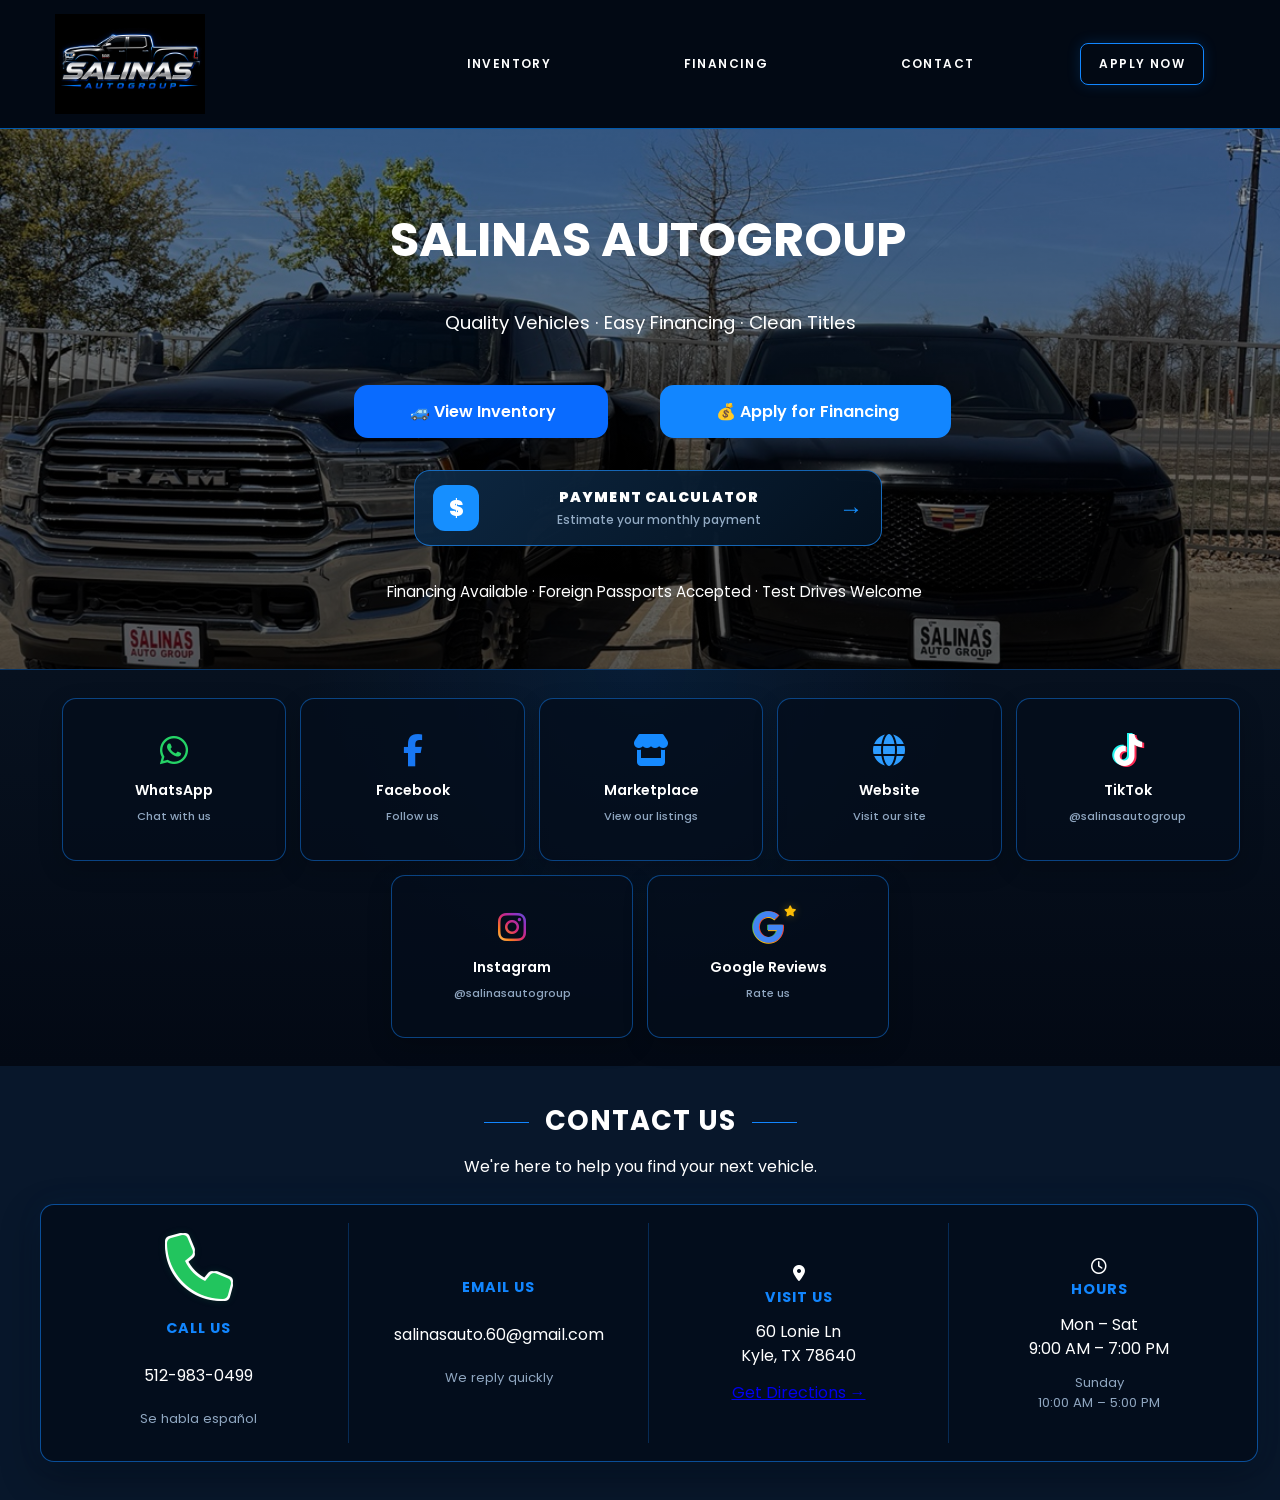
<file: index.html>
<!DOCTYPE html>
<html lang="en"><head>
<meta charset="UTF-8"><meta name="viewport" content="width=device-width,initial-scale=1">
<title>Salinas AutoGroup</title>
<link rel="stylesheet" href="style.css">
<link rel="preconnect" href="https://fonts.googleapis.com">
<link href="https://fonts.googleapis.com/css2?family=Poppins:wght@300;500;700&display=swap" rel="stylesheet">
<link href="https://fonts.googleapis.com/css2?family=Poppins:wght@300;500;700&display=swap" rel="stylesheet">

<link rel="stylesheet" href="https://cdnjs.cloudflare.com/ajax/libs/font-awesome/6.7.2/css/all.min.css">

</head>  
</head>
<body>
  <nav class="navbar">

  <div class="nav-brand">
    <img src="assets/salinas-logo 2.jpg" alt="Salinas AutoGroup" class="nav-brand-logo">
</div>
  <div class="nav-links">

    <a href="https://salinasautotx.mycarsonline.com/inventory/">
      INVENTORY
    </a>

    <a href="https://salinasautotx.mycarsonline.com/apply-online/">
      FINANCING
    </a>

    <a href="#contact">
      CONTACT
    </a>

    <a class="nav-apply"
   href="https://salinasautotx.mycarsonline.com/apply-online/"
   target="_blank"
   rel="noopener noreferrer"
   onclick="window.open('https://salinasautotx.mycarsonline.com/apply-online/','_blank'); return false;">
  APPLY NOW
</a>
  </div>

</nav>
<header class="hero">
  <div class="overlay"></div>

  <div class="hero-content">
    <h1>SALINAS AUTOGROUP</h1>

    <p class="hero-subtitle">
      Quality Vehicles · Easy Financing · Clean Titles
    </p>

    <div class="hero-buttons">
      <a class="btn" href="https://salinasautotx.mycarsonline.com/inventory/">
        🚙 View Inventory
      </a>

      <a class="btn btn-apply" href="https://salinasautotx.mycarsonline.com/apply-online/">
        💰 Apply for Financing
      </a>
    <div class="payment-calculator-cta">
  <a
    href="/calculator.html"
    class="payment-calculator-button"
    target="_blank"
    rel="noopener noreferrer"
  >
    <span class="payment-calculator-icon">$</span>

    <span class="payment-calculator-copy">
      <strong>PAYMENT CALCULATOR</strong>
      <small>Estimate your monthly payment</small>
    </span>

    <span class="payment-calculator-arrow">→</span>
  </a>
</div>
    <p class="hero-features">
      Financing Available · Foreign Passports Accepted · Test Drives Welcome
    </p>
  </div>
</header>
<main class="grid social-grid">

  <a class="card social-card"
   href="https://wa.me/message/QDEWCM2336SJL1"
   target="_blank" rel="noopener noreferrer">
  <i class="fa-brands fa-whatsapp brand-icon whatsapp-icon"></i>
  <strong>WhatsApp</strong>
  <span>Chat with us</span>
</a>

<a class="card social-card"
   href="https://www.facebook.com/share/1C6ceh8hkV/?mibextid=wwXIfr"
   target="_blank" rel="noopener noreferrer">
  <i class="fa-brands fa-facebook-f brand-icon facebook-icon"></i>
  <strong>Facebook</strong>
  <span>Follow us</span>
</a>

<a class="card social-card"
   href="https://www.facebook.com/marketplace/profile/61552966870118/?ref=permalink&mibextid=6ojiHh"
   target="_blank" rel="noopener noreferrer">
  <i class="fa-solid fa-store brand-icon marketplace-icon"></i>
  <strong>Marketplace</strong>
  <span>View our listings</span>
</a>

<a class="card social-card"
   href="https://salinasautotx.mycarsonline.com"
   target="_blank" rel="noopener noreferrer">
  <i class="fa-solid fa-globe brand-icon website-icon"></i>
  <strong>Website</strong>
  <span>Visit our site</span>
</a>

<a class="card social-card"
   href="https://www.tiktok.com/@salinasautogroup"
   target="_blank" rel="noopener noreferrer">
  <i class="fa-brands fa-tiktok brand-icon tiktok-icon"></i>
  <strong>TikTok</strong>
  <span>@salinasautogroup</span>
</a>

<a class="card social-card"
   href="https://www.instagram.com/salinasautogroup/"
   target="_blank" rel="noopener noreferrer">
  <i class="fa-brands fa-instagram brand-icon instagram-icon"></i>
  <strong>Instagram</strong>
  <span>@salinasautogroup</span>
</a>

<a class="card social-card"
   href="https://g.page/r/CbCZAKgINH7OEBM/review"
   target="_blank" rel="noopener noreferrer">
  <div class="google-icon-wrap">
    <i class="fa-brands fa-google brand-icon google-icon"></i>
    <i class="fa-solid fa-star review-star"></i>
  </div>
  <strong>Google Reviews</strong>
  <span>Rate us</span>
</a>

</main>
<section class="info premium-contact" id="contact">

  <h2 class="contact-title">CONTACT US</h2>

  <p class="contact-subtitle">
    We're here to help you find your next vehicle.
  </p>

  <div class="contact-grid">

    <!-- CALL US -->
    <div class="contact-item">

      <div class="contact-icon phone-icon">
        <i class="fa-solid fa-phone"></i>
      </div>

      <h3>CALL US</h3>

      <a class="contact-main contact-text-link"
         href="tel:+15129830499">
        512-983-0499
      </a>

      <span>Se habla español</span>

    </div>


    <!-- EMAIL US -->
    <div class="contact-item">

      <div class="gmail-logo" aria-hidden="true">
        <span class="gmail-left"></span>
        <span class="gmail-right"></span>
        <span class="gmail-middle"></span>
      </div>

      <h3>EMAIL US</h3>

      <a class="contact-main contact-text-link"
         href="mailto:salinasauto.60@gmail.com">
        salinasauto.60@gmail.com
      </a>

      <span>We reply quickly</span>

    </div>


    <!-- VISIT US -->
    <div class="contact-item">

      <div class="maps-logo">
        <i class="fa-solid fa-location-dot"></i>
      </div>

      <h3>VISIT US</h3>

      <p class="contact-main">
        60 Lonie Ln<br>
        Kyle, TX 78640
      </p>

      <a class="contact-action"
         href="https://www.google.com/maps/search/?api=1&query=60+Lonie+Ln+Kyle+TX+78640"
         target="_blank"
         rel="noopener">
        Get Directions →
      </a>

    </div>


    <!-- HOURS -->
    <div class="contact-item">

      <div class="hours-logo">
        <i class="fa-regular fa-clock"></i>
      </div>

      <h3>HOURS</h3>

      <p class="contact-main">
        Mon – Sat<br>
        9:00 AM – 7:00 PM
      </p>

      <span>
        Sunday<br>
        10:00 AM – 5:00 PM
      </span>

    </div>

  </div>

</section>
</file>
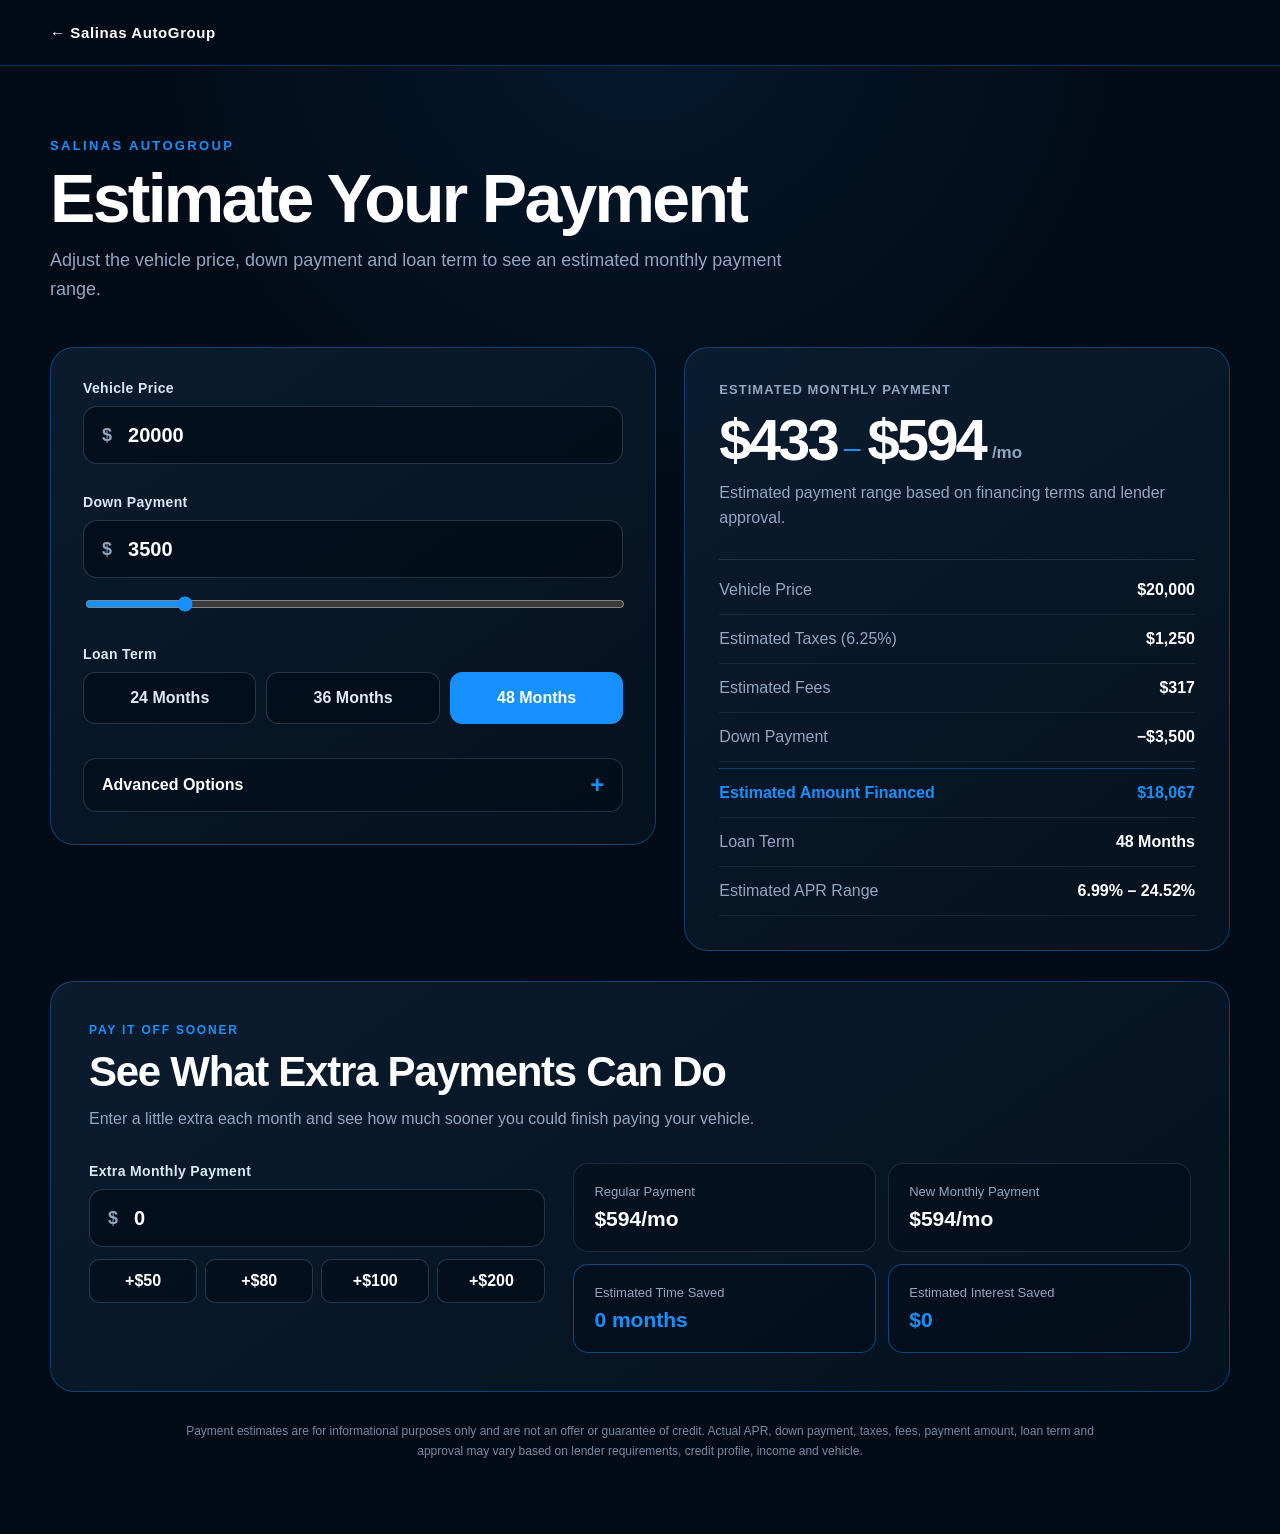
<file: calculator.html>
<!DOCTYPE html>
<html lang="en">
<head>
  <meta charset="UTF-8">
  <meta name="viewport" content="width=device-width, initial-scale=1.0">

  <title>Payment Calculator | Salinas AutoGroup</title>

  <link rel="stylesheet" href="assets/calculator.css">
</head>

<body>

  <header class="calculator-header">
    <a href="index.html" class="back-link">← Salinas AutoGroup</a>
  </header>

  <main class="calculator-page">

    <section class="calculator-intro">
      <span class="eyebrow">SALINAS AUTOGROUP</span>

      <h1>Estimate Your Payment</h1>

      <p>
        Adjust the vehicle price, down payment and loan term
        to see an estimated monthly payment range.
      </p>
    </section>


    <section class="calculator-layout">

      <div class="calculator-controls">

        <div class="field-group">
          <label for="vehiclePrice">Vehicle Price</label>

          <div class="money-input">
            <span>$</span>

            <input
              type="number"
              id="vehiclePrice"
              value="20000"
              min="0"
              step="100"
              inputmode="decimal"
            >
          </div>
        </div>


        <div class="field-group">
          <label for="downPayment">Down Payment</label>

          <div class="money-input">
            <span>$</span>

            <input
              type="number"
              id="downPayment"
              value="3500"
              min="0"
              step="100"
              inputmode="decimal"
            >
          </div>

          <input
            type="range"
            id="downPaymentSlider"
            min="0"
            max="15000"
            step="250"
            value="3500"
          >
        </div>


        <div class="field-group">
          <label>Loan Term</label>

          <div class="term-options">

            <button type="button" class="term-button" data-term="24">
              24 Months
            </button>

            <button type="button" class="term-button" data-term="36">
              36 Months
            </button>

            <button type="button" class="term-button active" data-term="48">
              48 Months
            </button>

          </div>
        </div>


        <div class="advanced-section">

          <button
            type="button"
            id="advancedToggle"
            class="advanced-toggle"
          >
            Advanced Options
            <span>+</span>
          </button>


          <div id="advancedOptions" class="advanced-options">

            <div class="field-group">
              <label for="customApr">
                Custom APR
              
              </label>

              <div class="percent-input">
                <input
                  type="number"
                  id="customApr"
                  value="12"
                  min="0"
                  max="40"
                  step="0.01"
                  inputmode="decimal"
                >

                <span>%</span>
              </div>

              <p class="field-note">
                Optional. Use a specific rate to calculate a single estimated payment.
              </p>
            </div>
<div class="field-group">
  <label for="customTerm">
    Custom Loan Term
  </label>

  <div class="term-input">
    <input
      type="number"
      id="customTerm"
      min="1"
      max="84"
      step="1"
      inputmode="numeric"
      placeholder="Example: 54"
    >

    <span>months</span>
  </div>

  <p class="field-note">
    Optional. Enter a custom loan term such as 30, 31, 42, 54 or 60 months.
  </p>
</div>
          </div>

        </div>

      </div>


      <div class="payment-result">

        <span class="result-label">
          Estimated Monthly Payment
        </span>

        <div class="payment-range">
          <span id="minimumPayment">$433</span>
          <span class="payment-dash">–</span>
          <span id="maximumPayment">$594</span>
          <small>/mo</small>
        </div>

        <p id="paymentDescription" class="payment-description">
          Based on estimated financing terms and lender approval.
        </p>


        <div class="finance-breakdown">

          <div class="breakdown-row">
            <span>Vehicle Price</span>
            <strong id="displayVehiclePrice">$20,000</strong>
          </div>

          <div class="breakdown-row">
            <span>Estimated Taxes (6.25%)</span>
            <strong id="displayTaxes">$1,250</strong>
          </div>

          <div class="breakdown-row">
            <span>Estimated Fees</span>
            <strong>$317</strong>
          </div>

          <div class="breakdown-row">
            <span>Down Payment</span>
            <strong id="displayDownPayment">−$3,500</strong>
          </div>

          <div class="breakdown-row total-row">
            <span>Estimated Amount Financed</span>
            <strong id="amountFinanced">$18,067</strong>
          </div>

          <div class="breakdown-row">
            <span>Loan Term</span>
            <strong id="displayTerm">48 Months</strong>
          </div>

          <div class="breakdown-row">
            <span>Estimated APR Range</span>
            <strong id="displayApr">6.99% – 24.52%</strong>
          </div>

        </div>

      </div>

    </section>


    <section class="payoff-section">

      <div class="section-heading">
        <span>PAY IT OFF SOONER</span>

        <h2>See What Extra Payments Can Do</h2>

        <p>
          Enter a little extra each month and see how much sooner
          you could finish paying your vehicle.
        </p>
      </div>


      <div class="payoff-grid">

        <div class="field-group">

          <label for="extraPayment">
            Extra Monthly Payment
          </label>

          <div class="money-input">
            <span>$</span>

            <input
              type="number"
              id="extraPayment"
              value="0"
              min="0"
              step="10"
              inputmode="decimal"
            >
          </div>

          <div class="extra-buttons">

            <button type="button" data-extra="50">
              +$50
            </button>

            <button type="button" data-extra="80">
              +$80
            </button>

            <button type="button" data-extra="100">
              +$100
            </button>

            <button type="button" data-extra="200">
              +$200
            </button>

          </div>

        </div>


        <div class="payoff-results">

          <div class="payoff-stat">
            <span>Regular Payment</span>
            <strong id="regularPayment">$0/mo</strong>
          </div>

          <div class="payoff-stat">
            <span>New Monthly Payment</span>
            <strong id="newPayment">$0/mo</strong>
          </div>

          <div class="payoff-stat highlight">
            <span>Estimated Time Saved</span>
            <strong id="monthsSaved">0 months</strong>
          </div>

          <div class="payoff-stat highlight">
            <span>Estimated Interest Saved</span>
            <strong id="interestSaved">$0</strong>
          </div>

        </div>

      </div>

    </section>


    <section class="calculator-disclaimer">

      <p>
        Payment estimates are for informational purposes only and are not
        an offer or guarantee of credit. Actual APR, down payment, taxes,
        fees, payment amount, loan term and approval may vary based on
        lender requirements, credit profile, income and vehicle.
      </p>

    </section>

  </main>


  <script src="assets/calculator.js"></script>

</body>
</html>
</file>
<file: style.css>
body {
  margin: 0;
  font-family: 'Poppins', sans-serif;
  background: #08172b;
  color: #fff;
}

.hero {
  min-height: 60vh;
  position: relative;
  background:
    linear-gradient(rgba(0,0,0,.35), rgba(0,0,0,.65)),
    url('assets/hero.jpg') center/cover no-repeat;
  display: flex;
  justify-content: center;
  align-items: center;
  text-align: center;
  padding: 40px 20px;
  box-sizing: border-box;
}

.overlay {
  position: absolute;
  inset: 0;
}

.hero-content {
  position: relative;
  z-index: 2;
  max-width: 900px;
  width: 100%;
}

.hero-content h1 {
  font-size: 3rem;
  margin: 0 0 8px;
  font-weight: 700;
}

.hero-subtitle {
  font-size: 1.15rem;
  margin: 0 0 24px;
}

.hero-buttons {
  display: flex;
  justify-content: center;
  gap: 14px;
  flex-wrap: wrap;
}

.btn {
  background: #096bff;
  color: #fff;
  text-decoration: none;
  border-radius: 14px;
  padding: 14px 24px;
  display: inline-block;
  font-weight: 600;
  transition: .2s;
}

.btn-apply {
  background: #1286ff;
}

.btn:hover,
.card:hover {
  transform: translateY(-3px);
}

.hero-features {
  margin-top: 20px;
  font-size: .95rem;
}

.grid {
  display: grid;
  grid-template-columns: repeat(auto-fit, minmax(180px, 1fr));
  gap: 16px;
  padding: 30px 40px;

  background:
    radial-gradient(circle at 50% 0%, rgba(18, 134, 255, 0.10), transparent 45%),
    linear-gradient(180deg, #07111f 0%, #030914 100%);

  border-top: 1px solid rgba(18, 134, 255, 0.35);
}

.card {
  min-height: 95px;
  display: flex;
  align-items: center;
  justify-content: center;

  background: rgba(5, 14, 27, 0.82);
  color: #fff;
  text-decoration: none;

  border: 1px solid rgba(18, 134, 255, 0.55);
  border-radius: 12px;
  padding: 18px 14px;

  text-align: center;
  font-weight: 500;

  box-shadow: 0 8px 25px rgba(0, 0, 0, 0.25);

  transition: transform .22s ease,
              border-color .22s ease,
              box-shadow .22s ease,
              background .22s ease;
}

.info {
  position: relative;
  text-align: center;
  padding: 38px 20px 30px;

  background:
    radial-gradient(circle at 70% 30%, rgba(18, 134, 255, 0.08), transparent 35%),
    linear-gradient(180deg, #030914 0%, #020710 100%);

  border-top: 1px solid rgba(18, 134, 255, 0.18);
}

footer {
  text-align: center;
  padding: 20px;

  background: #020710;
  color: #6f88a8;

  border-top: 1px solid rgba(18, 134, 255, 0.10);
}

@media (max-width: 600px) {
  .hero {
    min-height: 65vh;
    padding: 30px 18px;
  }

  .hero-content h1 {
    font-size: 2rem;
  }

  .hero-subtitle {
    font-size: .95rem;
  }

  .hero-buttons {
    flex-direction: column;
    align-items: center;
  }

  .btn {
    width: 85%;
    box-sizing: border-box;
  }

  .hero-features {
    font-size: .8rem;
  }
}
/* ===== PREMIUM NAVBAR ===== */

.navbar {
  position: sticky;
  top: 0;
  z-index: 999;
  width: 100%;
  box-sizing: border-box;

  display: flex;
  justify-content: space-between;
  align-items: center;

  padding: 14px 34px;

  background: rgba(3, 10, 20, 0.96);
  border-bottom: 1px solid rgba(0, 132, 255, 0.65);

  backdrop-filter: blur(12px);
}

.nav-brand {
  display: flex;
  align-items: center;
  gap: 12px;
}

.nav-logo {
  width: 42px;
  height: 42px;

  display: flex;
  align-items: center;
  justify-content: center;

  font-size: 26px;
  font-weight: 700;

  color: #fff;
  border: 1px solid #1286ff;
  border-radius: 10px;

  box-shadow: 0 0 18px rgba(18, 134, 255, 0.25);
}

.nav-name {
  display: flex;
  flex-direction: column;
  line-height: 1;
}

.nav-name strong {
  font-size: 18px;
  letter-spacing: 3px;
}

.nav-name span {
  margin-top: 5px;

  font-size: 10px;
  letter-spacing: 5px;

  color: #1286ff;
}

.nav-links {
  display: flex;
  align-items: center;
  gap: 34px;
}

.nav-links a {
  color: #fff;
  text-decoration: none;

  font-size: 12px;
  font-weight: 600;
  letter-spacing: 1.4px;

  transition: 0.2s ease;
}

.nav-links a:hover {
  color: #1286ff;
  transform: translateY(-2px);
}

.nav-apply {
  padding: 11px 18px;

  border: 1px solid #1286ff;
  border-radius: 8px;

  box-shadow: 0 0 14px rgba(18, 134, 255, 0.18);
}

.nav-apply:hover {
  background: #1286ff;
  color: #fff !important;

  box-shadow: 0 0 22px rgba(18, 134, 255, 0.45);
}


/* ===== MOBILE ===== */

@media (max-width: 750px) {

  .navbar {
    padding: 12px 16px;
  }

  .nav-name strong {
    font-size: 14px;
    letter-spacing: 2px;
  }

  .nav-name span {
    font-size: 8px;
    letter-spacing: 3px;
  }

  .nav-links {
    gap: 12px;
  }

  .nav-links a:not(.nav-apply) {
    display: none;
  }

.nav-apply {
    font-size: 10px;
    padding: 9px 12px;
    white-space: nowrap;
    min-width: max-content;
    flex-shrink: 0;
}  
}
/* ===== PREMIUM CONTACT SECTION ===== */

.contact-title {
  text-align: center;
  font-size: 1.7rem;
  letter-spacing: 1px;
  margin: 0 0 35px;
  color: #ffffff;
}

.contact-title::before,
.contact-title::after {
  content: "";
  display: inline-block;
  width: 45px;
  height: 1px;
  background: #1286ff;
  vertical-align: middle;
  margin: 0 18px;
}

.contact-grid {
  max-width: 1200px;
  margin: 0 auto;
  display: grid;
  grid-template-columns: repeat(4, 1fr);

  border: 1px solid rgba(18, 134, 255, 0.55);
  border-radius: 14px;

  padding: 35px 20px;
  background: rgba(2, 9, 20, 0.65);

  box-shadow:
    0 15px 40px rgba(0, 0, 0, 0.30),
    0 0 30px rgba(18, 134, 255, 0.05);
}

.contact-item {
  text-align: center;
  padding: 10px 25px;
}

.contact-item:not(:last-child) {
  border-right: 1px solid rgba(18, 134, 255, 0.25);
}

.contact-icon {
  width: 58px;
  height: 58px;
  margin: 0 auto 18px;

  display: flex;
  align-items: center;
  justify-content: center;

  border: 1px solid #1286ff;
  border-radius: 50%;

  color: #ffffff;
  font-size: 25px;

  background: rgba(18, 134, 255, 0.10);

  box-shadow: 0 0 18px rgba(18, 134, 255, 0.18);
}

.contact-item h3 {
  color: #1286ff;
  font-size: .9rem;
  letter-spacing: 1px;
  margin: 0 0 12px;
}

.contact-item p {
  color: #ffffff;
  font-size: 1rem;
  line-height: 1.5;
  margin: 0 0 12px;
}

.contact-item span {
  color: #8fa6c0;
  font-size: .82rem;
  line-height: 1.5;
}

/* CONTACT ON PHONES */

@media (max-width: 800px) {

  .contact-grid {
    grid-template-columns: 1fr;
    padding: 15px 20px;
  }

  .contact-item {
    padding: 28px 10px;
  }

  .contact-item:not(:last-child) {
    border-right: none;
    border-bottom: 1px solid rgba(18, 134, 255, 0.20);
  }

  .contact-title::before,
  .contact-title::after {
    width: 25px;
    margin: 0 10px;
  }
}
/* ===== CONTACT DESKTOP FIX ===== */

@media (min-width: 801px) {

  .contact-grid {
    display: grid !important;
    grid-template-columns: repeat(4, minmax(0, 1fr)) !important;
    width: 100%;
    max-width: 1200px;
    padding: 35px 20px;
    align-items: stretch;
  }

  .contact-item {
    width: auto !important;
    min-width: 0;
    padding: 15px 20px;
  }

  .contact-item:not(:last-child) {
    border-right: 1px solid rgba(18, 134, 255, 0.25);
    border-bottom: none;
  }
}
/* ===== PREMIUM SOCIAL CARDS ===== */

.social-grid {
  display: grid;
  grid-template-columns: repeat(7, 1fr);
  gap: 14px;
  padding: 28px 40px;
}

.social-card {
  min-height: 125px;
  padding: 18px 10px;

  display: flex;
  flex-direction: column;
  align-items: center;
  justify-content: center;
  gap: 7px;

  background: rgba(5, 14, 27, 0.78);
  border: 1px solid rgba(18, 134, 255, 0.45);
  border-radius: 14px;

  text-align: center;
  text-decoration: none;

  box-shadow: 0 8px 25px rgba(0, 0, 0, 0.20);

  transition:
    transform .22s ease,
    border-color .22s ease,
    box-shadow .22s ease,
    background .22s ease;
}

.brand-icon {
  width: 30px;
  height: 30px;
  object-fit: contain;
  margin-bottom: 4px;
}

.marketplace-brand,
.website-brand {
  filter: invert(45%) sepia(95%) saturate(3000%)
          hue-rotate(190deg) brightness(105%);
}

.social-card strong {
  color: #ffffff;
  font-size: .88rem;
  font-weight: 600;
}

.social-card span {
  color: #8fa6c0;
  font-size: .70rem;
}

.social-card:hover {
  transform: translateY(-5px);
  border-color: #1286ff;
  background: rgba(10, 28, 52, 0.95);

  box-shadow:
    0 12px 30px rgba(0, 0, 0, .30),
    0 0 20px rgba(18, 134, 255, .20);
}

.social-card:hover .brand-icon {
  transform: scale(1.08);
}

.brand-icon {
  transition: transform .22s ease;
}


/* ===== SOCIAL CARDS MOBILE ===== */

@media (max-width: 900px) {

  .social-grid {
    grid-template-columns: repeat(2, 1fr);
    padding: 20px;
    gap: 12px;
  }

  .social-card {
    min-height: 110px;
  }

}

@media (max-width: 500px) {

  .social-grid {
    grid-template-columns: 1fr;
    padding: 16px;
    gap: 10px;
  }

  .brand-icon {
    width: 27px;
    height: 27px;
  }

}
/* ===== PREMIUM SOCIAL BRAND COLORS ===== */

.brand-icon {
  font-size: 32px;
  width: auto;
  height: auto;
  margin-bottom: 7px;

  transition:
    transform .25s ease,
    filter .25s ease;
}

/* WhatsApp */
.whatsapp-icon {
  color: #25D366;
}

/* Facebook */
.facebook-icon {
  color: #1877F2;
}

/* Marketplace */
.marketplace-icon {
  color: #168AFF;
}

/* Salinas Website */
.website-icon {
  color: #2D9CFF;
}

/* TikTok - Cyan + Pink */
.tiktok-icon {
  color: #ffffff;

  text-shadow:
    -2px -1px 0 #25F4EE,
     2px  1px 0 #FE2C55;
}

/* Instagram - Official-style gradient */
.instagram-icon {
  color: transparent;

  background: linear-gradient(
    45deg,
    #FEDA75,
    #FA7E1E,
    #D62976,
    #962FBF,
    #4F5BD5
  );

  -webkit-background-clip: text;
  background-clip: text;
}

/* Google */
.google-icon {
  color: #4285F4;

  text-shadow:
    1px 0 #EA4335,
    0 1px #FBBC05,
    -1px 0 #34A853;
}

/* Premium hover */

.social-card:hover .brand-icon {
  transform: translateY(-2px) scale(1.15);
}

/* Individual glow */

.social-card:hover .whatsapp-icon {
  filter: drop-shadow(0 0 8px rgba(37, 211, 102, .65));
}

.social-card:hover .facebook-icon,
.social-card:hover .marketplace-icon {
  filter: drop-shadow(0 0 8px rgba(24, 119, 242, .65));
}

.social-card:hover .website-icon {
  filter: drop-shadow(0 0 8px rgba(45, 156, 255, .65));
}

.social-card:hover .tiktok-icon {
  filter:
    drop-shadow(-2px 0 5px rgba(37, 244, 238, .45))
    drop-shadow(2px 0 5px rgba(254, 44, 85, .45));
}

.social-card:hover .instagram-icon {
  filter: drop-shadow(0 0 8px rgba(214, 41, 118, .60));
}

.social-card:hover .google-icon {
  filter: drop-shadow(0 0 7px rgba(66, 133, 244, .55));
}
/* ===== GOOGLE REVIEWS STAR ===== */

.google-icon-wrap {
  position: relative;
  display: inline-flex;
  align-items: center;
  justify-content: center;
}

.review-star {
  position: absolute;
  top: -5px;
  right: -12px;

  font-size: 11px;
  color: #FBBC05;

  filter: drop-shadow(0 0 4px rgba(251, 188, 5, .35));

  transition:
    transform .25s ease,
    filter .25s ease;
}

.social-card:hover .review-star {
  transform: scale(1.25) rotate(8deg);

  filter:
    drop-shadow(0 0 7px rgba(251, 188, 5, .75));
}
/* ==================================
   PREMIUM CONTACT US - FINAL DESIGN
================================== */

.premium-contact {
  padding: 48px 40px 42px;

  background:
    radial-gradient(
      circle at 50% 0%,
      rgba(18, 134, 255, 0.10),
      transparent 42%
    ),
    linear-gradient(
      180deg,
      #030914 0%,
      #020710 100%
    );

  border-top: 1px solid rgba(18, 134, 255, 0.20);
}

.premium-contact .contact-title {
  margin: 0;

  text-align: center;
  color: #ffffff;

  font-size: 1.65rem;
  font-weight: 700;
  letter-spacing: 1.8px;
}

.premium-contact .contact-title::before,
.premium-contact .contact-title::after {
  content: "";

  display: inline-block;

  width: 48px;
  height: 1px;

  margin: 0 18px;

  vertical-align: middle;

  background: linear-gradient(
    90deg,
    transparent,
    #1286ff
  );
}

.premium-contact .contact-title::after {
  background: linear-gradient(
    90deg,
    #1286ff,
    transparent
  );
}

.contact-subtitle {
  margin: 8px 0 28px;

  text-align: center;

  color: #7187a3;
  font-size: .78rem;
  letter-spacing: .4px;
}


/* Main premium container */

.premium-contact .contact-grid {
  width: 100%;
  max-width: 1250px;

  margin: 0 auto;

  display: grid;
  grid-template-columns: repeat(4, 1fr);

  padding: 28px 10px;

  box-sizing: border-box;

  background:
    linear-gradient(
      145deg,
      rgba(6, 17, 32, 0.90),
      rgba(2, 9, 20, 0.88)
    );

  border: 1px solid rgba(18, 134, 255, 0.38);
  border-radius: 16px;

  box-shadow:
    0 18px 45px rgba(0, 0, 0, 0.32),
    inset 0 1px 0 rgba(255, 255, 255, 0.025),
    0 0 30px rgba(18, 134, 255, 0.035);
}


/* Each column */

.premium-contact .contact-item {
  position: relative;

  min-height: 175px;

  padding: 10px 24px;

  display: flex;
  flex-direction: column;
  align-items: center;
  justify-content: center;

  box-sizing: border-box;

  text-align: center;
  text-decoration: none;

  background: transparent;

  transition:
    background .25s ease,
    transform .25s ease;
}

.premium-contact .contact-item:not(:last-child) {
  border-right: 1px solid rgba(18, 134, 255, 0.18);
}


/* Clickable columns */

.contact-link {
  cursor: pointer;
}

.contact-link:hover {
  background: rgba(18, 134, 255, 0.035);
}


/* Premium round icons */

.premium-contact .contact-icon {
  width: 56px;
  height: 56px;

  margin: 0 0 15px;

  display: flex;
  align-items: center;
  justify-content: center;

  border-radius: 50%;

  border: 1px solid rgba(18, 134, 255, 0.85);

  background:
    radial-gradient(
      circle,
      rgba(18, 134, 255, .18),
      rgba(18, 134, 255, .04)
    );

  color: #ffffff;

  font-size: 20px;

  box-shadow:
    inset 0 0 12px rgba(18, 134, 255, .08),
    0 0 15px rgba(18, 134, 255, .13);

  transition:
    transform .25s ease,
    box-shadow .25s ease,
    border-color .25s ease;
}

.contact-link:hover .contact-icon {
  transform: scale(1.07);

  border-color: #2d9cff;

  box-shadow:
    0 0 20px rgba(18, 134, 255, .32),
    inset 0 0 12px rgba(18, 134, 255, .12);
}


/* Text hierarchy */

.premium-contact .contact-item h3 {
  margin: 0 0 9px;

  color: #1286ff;

  font-size: .78rem;
  font-weight: 600;
  letter-spacing: 1.3px;
}

.premium-contact .contact-main {
  margin: 0 0 8px;

  color: #ffffff;

  font-size: .94rem;
  font-weight: 500;
  line-height: 1.5;
}

.premium-contact .contact-item span {
  color: #7890ad;

  font-size: .72rem;
  line-height: 1.55;
}

.premium-contact .contact-action {
  color: #2d9cff !important;

  transition:
    color .2s ease,
    letter-spacing .2s ease;
}

.contact-link:hover .contact-action {
  color: #71bfff !important;
  letter-spacing: .3px;
}


/* ==================================
   CONTACT RESPONSIVE
================================== */

@media (max-width: 900px) {

  .premium-contact {
    padding: 38px 20px;
  }

  .premium-contact .contact-grid {
    grid-template-columns: repeat(2, 1fr);
    padding: 8px;
  }

  .premium-contact .contact-item {
    min-height: 185px;
    padding: 24px 15px;
  }

  .premium-contact .contact-item:not(:last-child) {
    border-right: none;
  }

  .premium-contact .contact-item:nth-child(odd) {
    border-right: 1px solid rgba(18, 134, 255, 0.18);
  }

  .premium-contact .contact-item:nth-child(-n+2) {
    border-bottom: 1px solid rgba(18, 134, 255, 0.18);
  }
}


@media (max-width: 520px) {

  .premium-contact {
    padding: 34px 14px;
  }

  .premium-contact .contact-title {
    font-size: 1.35rem;
  }

  .premium-contact .contact-title::before,
  .premium-contact .contact-title::after {
    width: 25px;
    margin: 0 9px;
  }

  .premium-contact .contact-grid {
    grid-template-columns: 1fr;
  }

  .premium-contact .contact-item {
    min-height: 165px;
  }

  .premium-contact .contact-item:nth-child(odd) {
    border-right: none;
  }

  .premium-contact .contact-item:nth-child(-n+3) {
    border-bottom: 1px solid rgba(18, 134, 255, 0.18);
  }
}
/* ===== CONTACT DESKTOP FIX ===== */

.premium-contact {
  padding: 34px 40px 38px;
}

.premium-contact .contact-grid {
  max-width: 1250px;
  grid-template-columns: repeat(4, 1fr);
  padding: 18px 8px;
}

.premium-contact .contact-item {
  min-height: 150px;
  padding: 12px 18px;
}

.premium-contact .contact-icon {
  width: 50px;
  height: 50px;
  margin-bottom: 12px;
}

.premium-contact .contact-title {
  margin-bottom: 4px;
}

.contact-subtitle {
  margin-bottom: 22px;
}


/* SOLO APILAR EN PANTALLAS PEQUEÑAS */

@media (max-width: 650px) {

  .premium-contact {
    padding: 30px 14px;
  }

  .premium-contact .contact-grid {
    grid-template-columns: 1fr;
    padding: 8px;
  }

  .premium-contact .contact-item {
    min-height: 150px;
    padding: 24px 12px;
    border-right: none !important;
  }

  .premium-contact .contact-item:not(:last-child) {
    border-bottom: 1px solid rgba(18, 134, 255, 0.18);
  }
}
/* ===== PERFECT CONTACT ALIGNMENT ===== */

.premium-contact .contact-item {
  position: relative;
  display: flex;
  flex-direction: column;
  align-items: center;
  justify-content: center;
  text-align: center;
}

/* ÍCONO perfectamente centrado */
.premium-contact .contact-icon {
  position: relative;
  margin-left: auto;
  margin-right: auto;
}

/* Rayitas decorativas centradas con el ícono */
.premium-contact .contact-icon::before,
.premium-contact .contact-icon::after {
  top: 50%;
  transform: translateY(-50%);
}

/* Texto centrado debajo */
.premium-contact .contact-item h3,
.premium-contact .contact-item p,
.premium-contact .contact-item span,
.premium-contact .contact-item a {
  text-align: center;
  margin-left: auto;
  margin-right: auto;
}

/* Evita que elementos se recorran */
.premium-contact .contact-item::before,
.premium-contact .contact-item::after {
  left: 50%;
  transform: translateX(-50%);
}
/* ===== CLEAN OLD CONTACT DECORATIONS ===== */

.premium-contact .contact-item::before,
.premium-contact .contact-item::after,
.premium-contact .contact-icon::before,
.premium-contact .contact-icon::after,
.premium-contact .contact-item h3::before,
.premium-contact .contact-item h3::after,
.premium-contact .contact-main::before,
.premium-contact .contact-main::after,
.premium-contact .contact-item span::before,
.premium-contact .contact-item span::after {
  content: none !important;
  display: none !important;
}

/* Dejamos SOLO las líneas bonitas del título CONTACT US */

.premium-contact .contact-title::before,
.premium-contact .contact-title::after {
  content: "";
  display: inline-block;
  width: 45px;
  height: 1px;
  background: #1286ff;
  vertical-align: middle;
  margin: 0 16px;
}

/* Íconos limpios */

.premium-contact .contact-icon {
  position: relative;
  margin: 0 auto 14px;
}

/* Texto limpio y centrado */

.premium-contact .contact-item h3,
.premium-contact .contact-main,
.premium-contact .contact-item span {
  width: 100%;
  text-align: center;
  margin-left: auto;
  margin-right: auto;
}
/* ===== ONLY TEXT LINKS CLICKABLE ===== */

.contact-text-link {
  color: #ffffff;
  text-decoration: none !important;
  position: relative;
  display: inline-block;
  transition: color .2s ease, text-shadow .2s ease;
}

.contact-text-link:hover {
  color: #1286ff;
  text-shadow: 0 0 10px rgba(18, 134, 255, 0.45);
}

/* Quitar rayitas/decoraciones viejas de los links */
.contact-text-link::before,
.contact-text-link::after {
  content: none !important;
  display: none !important;
}
/* ===== FINAL CONTACT ALIGNMENT FIX ===== */

.contact-grid {
  display: grid;
  grid-template-columns: repeat(2, 1fr);
  align-items: stretch;
}

.contact-item {
  display: flex;
  flex-direction: column;
  align-items: center;
  justify-content: center;

  min-height: 260px;
  padding: 35px 25px;
  text-align: center;
  box-sizing: border-box;
}

/* Todos los iconos exactamente a la misma altura/tamaño */
.contact-icon {
  width: 58px;
  height: 58px;
  min-width: 58px;
  min-height: 58px;

  display: flex;
  align-items: center;
  justify-content: center;

  margin: 0 auto 18px;
}

/* Títulos iguales */
.contact-item h3 {
  margin: 0 0 12px;
  min-height: 22px;
  display: flex;
  align-items: center;
  justify-content: center;
}

/* Área principal de texto igual */
.contact-main {
  margin: 0 0 8px;
  min-height: 48px;

  display: flex;
  align-items: center;
  justify-content: center;
  text-align: center;
}

/* Texto pequeño inferior */
.contact-item > span {
  min-height: 24px;
  display: flex;
  align-items: center;
  justify-content: center;
  margin: 0;
}

/* En celular */
@media (max-width: 800px) {
  .contact-grid {
    grid-template-columns: 1fr;
  }

  .contact-item {
    min-height: auto;
    padding: 30px 20px;
  }
}
/* ===== CONTACT ICONS FINAL LOOK ===== */

/* Quitar círculos viejos */
.premium-contact .contact-icon {
  width: auto;
  height: auto;
  min-width: 0;
  min-height: 0;

  margin: 0 auto 18px;

  border: none !important;
  border-radius: 0 !important;
  background: transparent !important;
  box-shadow: none !important;

  display: flex;
  align-items: center;
  justify-content: center;
}

/* TELÉFONO: verde con borde blanco */
.premium-contact .contact-item:nth-child(1) .contact-icon i {
  color: #22c55e;
  font-size: 64px;

  text-shadow:
    -2px -2px 0 #ffffff,
     2px -2px 0 #ffffff,
    -2px  2px 0 #ffffff,
     2px  2px 0 #ffffff,
     0 0 10px rgba(34, 197, 94, .25);
}

/* EMAIL */
.premium-contact .contact-item:nth-child(2) .contact-icon i {
  font-size: 64px;
  color: #EA4335;

  filter:
    drop-shadow(-3px 0 0 #4285F4)
    drop-shadow(3px 0 0 #34A853)
    drop-shadow(0 3px 0 #FBBC05);
}

/* MAPS */
.premium-contact .contact-item:nth-child(3) .contact-icon i {
  font-size: 64px;
  color: #34A853;

  filter:
    drop-shadow(-3px 0 0 #4285F4)
    drop-shadow(3px 0 0 #EA4335)
    drop-shadow(0 3px 0 #FBBC05);
}

/* HOURS */
.premium-contact .contact-item:nth-child(4) .contact-icon i {
  color: #ffffff;
  font-size: 60px;

  filter:
    drop-shadow(0 0 7px rgba(18, 134, 255, .35));
}

/* Todo bien centrado */
.premium-contact .contact-item {
  display: flex;
  flex-direction: column;
  align-items: center;
  justify-content: center;
  text-align: center;
}

.premium-contact .contact-item h3,
.premium-contact .contact-main,
.premium-contact .contact-item > span,
.premium-contact .contact-action {
  text-align: center;
  margin-left: auto;
  margin-right: auto;
}
/* ===== CONTACT ICONS FINAL PREMIUM LOOK ===== */

.phone-icon i {
  color: #22c55e;
  font-size: 64px;

  text-shadow:
    -2px -2px 0 #ffffff,
     2px -2px 0 #ffffff,
    -2px  2px 0 #ffffff,
     2px  2px 0 #ffffff,
     0 0 10px rgba(34, 197, 94, .25);
}

.gmail-icon i {
  font-size: 64px;
  color: transparent;

  background: linear-gradient(
    135deg,
    #4285F4 0%,
    #4285F4 25%,
    #EA4335 25%,
    #EA4335 50%,
    #FBBC05 50%,
    #FBBC05 72%,
    #34A853 72%,
    #34A853 100%
  );

  -webkit-background-clip: text;
  background-clip: text;
}

.maps-icon i {
  font-size: 64px;
  color: transparent;

  background: linear-gradient(
    160deg,
    #4285F4 0%,
    #4285F4 25%,
    #EA4335 25%,
    #EA4335 48%,
    #FBBC05 48%,
    #FBBC05 68%,
    #34A853 68%,
    #34A853 100%
  );

  -webkit-background-clip: text;
  background-clip: text;
}

.hours-icon {
  width: 76px;
  height: 76px;

  display: flex;
  align-items: center;
  justify-content: center;

  border-radius: 50%;

  background: #ffffff;
  border: 4px solid #268cff;

  box-shadow:
    0 0 16px rgba(38, 140, 255, .30);
}

.hours-icon i {
  color: #268cff;
  font-size: 42px;
}

/* Equal sizing + alignment */

.phone-icon,
.gmail-icon,
.maps-icon {
  width: 76px;
  height: 76px;

  display: flex;
  align-items: center;
  justify-content: center;

  margin: 0 auto 18px;
}

.hours-icon {
  margin: 0 auto 18px;
}

.premium-contact .contact-item {
  align-items: center;
  text-align: center;
}

.premium-contact .contact-item h3,
.premium-contact .contact-main,
.premium-contact .contact-item > span,
.premium-contact .contact-action {
  text-align: center;
  margin-left: auto;
  margin-right: auto;
}
/* TITLE */

.premium-contact .contact-title {
  margin: 0 !important;

  color: #ffffff !important;

  font-size: 2.5rem !important;
  font-weight: 700 !important;
  letter-spacing: 2px !important;
}

.premium-contact .contact-title::before,
.premium-contact .contact-title::after {
  content: "" !important;

  display: inline-block !important;

  width: 70px !important;
  height: 2px !important;

  margin: 0 22px !important;

  vertical-align: middle !important;

  background: #1286ff !important;
}

.premium-contact .contact-subtitle {
  margin: 10px 0 32px !important;

  color: #c2cad5 !important;

  font-size: 1rem !important;
}


/* MAIN BOX */

.premium-contact .contact-grid {
  width: 100% !important;
  max-width: 1180px !important;

  margin: 0 auto !important;
  padding: 0 !important;

  display: grid !important;
  grid-template-columns: repeat(2, 1fr) !important;

  overflow: hidden !important;

  border: 1px solid #1286ff !important;
  border-radius: 24px !important;

  background:
    linear-gradient(
      145deg,
      rgba(5, 18, 35, .96),
      rgba(1, 8, 18, .98)
    ) !important;

  box-shadow:
    0 0 26px rgba(18, 134, 255, .16),
    0 20px 50px rgba(0, 0, 0, .32) !important;
}


/* EACH QUADRANT */

.premium-contact .contact-item {
  min-height: 285px !important;

  padding: 38px 24px !important;

  display: flex !important;
  flex-direction: column !important;
  align-items: center !important;
  justify-content: center !important;

  box-sizing: border-box !important;

  text-align: center !important;

  background: transparent !important;

  border: none !important;
}


/* GRID LINES */

.premium-contact .contact-item:nth-child(1),
.premium-contact .contact-item:nth-child(2) {
  border-bottom: 1px solid rgba(18, 134, 255, .50) !important;
}

.premium-contact .contact-item:nth-child(1),
.premium-contact .contact-item:nth-child(3) {
  border-right: 1px solid rgba(18, 134, 255, .50) !important;
}


/* KILL OLD DECORATIONS */

.premium-contact .contact-item::before,
.premium-contact .contact-item::after,
.premium-contact .contact-icon::before,
.premium-contact .contact-icon::after,
.premium-contact .contact-item h3::before,
.premium-contact .contact-item h3::after,
.premium-contact .contact-main::before,
.premium-contact .contact-main::after,
.premium-contact span::before,
.premium-contact span::after {
  content: none !important;
  display: none !important;
}


/* ========================
   PHONE
======================== */

.phone-icon {
  width: 100px !important;
  height: 100px !important;

  margin: 0 auto 20px !important;

  display: flex !important;
  align-items: center !important;
  justify-content: center !important;

  border: none !important;
  border-radius: 0 !important;
  background: transparent !important;
  box-shadow: none !important;
}

.phone-icon i {
  color: #22c55e !important;

  font-size: 78px !important;

  text-shadow:
    -2px -2px 0 #ffffff,
     2px -2px 0 #ffffff,
    -2px  2px 0 #ffffff,
     2px  2px 0 #ffffff,
     0 0 12px rgba(34, 197, 94, .22) !important;
}


/* ========================
   GMAIL
======================== */

.gmail-logo {
  position: relative;

  width: 105px;
  height: 78px;

  margin: 0 auto 22px;

  border-radius: 9px;

  background:
    linear-gradient(
      90deg,
      #4285f4 0%,
      #4285f4 22%,
      #ffffff 22%,
      #ffffff 78%,
      #34a853 78%,
      #34a853 100%
    );

  overflow: hidden;
}

.gmail-logo::before,
.gmail-logo::after {
  content: "";

  position: absolute;
  top: -7px;

  width: 65px;
  height: 18px;

  background: #ea4335;
}

.gmail-logo::before {
  left: -6px;
  transform: rotate(35deg);
}

.gmail-logo::after {
  right: -6px;
  transform: rotate(-35deg);
}

.gmail-logo .gmail-middle {
  position: absolute;

  top: 16px;
  left: 41px;

  width: 23px;
  height: 23px;

  background: #fbbc05;

  transform: rotate(45deg);
}


/* ========================
   MAPS
======================== */

.maps-logo {
  width: 95px;
  height: 95px;

  margin: 0 auto 22px;

  display: flex;
  align-items: center;
  justify-content: center;
}

.maps-logo i {
  font-size: 82px;

  color: transparent;

  background:
    linear-gradient(
      145deg,
      #4285f4 0%,
      #4285f4 23%,
      #ea4335 23%,
      #ea4335 45%,
      #fbbc05 45%,
      #fbbc05 66%,
      #34a853 66%,
      #34a853 100%
    );

  -webkit-background-clip: text;
  background-clip: text;
}


/* ========================
   HOURS
======================== */

.hours-logo {
  width: 94px;
  height: 94px;

  margin: 0 auto 22px;

  display: flex;
  align-items: center;
  justify-content: center;

  border: 5px solid #268cff;
  border-radius: 50%;

  background: #ffffff;

  box-shadow:
    0 0 16px rgba(38, 140, 255, .28);
}

.hours-logo i {
  color: #268cff;

  font-size: 50px;
}


/* ========================
   TEXT
======================== */

.premium-contact .contact-item h3 {
  margin: 0 0 15px !important;

  color: #168cff !important;

  font-size: 1.15rem !important;
  font-weight: 700 !important;
  letter-spacing: .7px !important;
}

.premium-contact .contact-main {
  min-height: 58px !important;

  margin: 0 0 10px !important;

  display: flex !important;
  align-items: center !important;
  justify-content: center !important;

  color: #ffffff !important;

  font-size: 1.18rem !important;
  font-weight: 500 !important;
  line-height: 1.5 !important;

  text-align: center !important;
}

.premium-contact .contact-item > span {
  color: #c4ccd7 !important;

  font-size: .92rem !important;
  line-height: 1.6 !important;

  text-align: center !important;
}


/* LINKS */

.premium-contact .contact-text-link {
  color: #ffffff !important;
  text-decoration: none !important;

  transition:
    color .2s ease,
    text-shadow .2s ease !important;
}

.premium-contact .contact-text-link:hover {
  color: #168cff !important;

  text-shadow:
    0 0 10px rgba(22, 140, 255, .40) !important;
}

.premium-contact .contact-action {
  color: #168cff !important;

  text-decoration: none !important;

  font-size: 1rem !important;

  transition: color .2s ease !important;
}

.premium-contact .contact-action:hover {
  color: #79c3ff !important;
}


/* ========================
   MOBILE
======================== */

@media (max-width: 650px) {

  .premium-contact {
    padding: 34px 14px 40px !important;
  }

  .premium-contact .contact-title {
    font-size: 1.65rem !important;
  }

  .premium-contact .contact-title::before,
  .premium-contact .contact-title::after {
    width: 28px !important;
    margin: 0 9px !important;
  }

  .premium-contact .contact-subtitle {
    font-size: .82rem !important;
  }

  .premium-contact .contact-grid {
    grid-template-columns: 1fr !important;
  }

  .premium-contact .contact-item {
    min-height: 250px !important;

    border-right: none !important;
  }

  .premium-contact .contact-item:not(:last-child) {
    border-bottom: 1px solid rgba(18, 134, 255, .45) !important;
  }
}
.contact-subtitle {
  width: 100%;
  text-align: center;
  display: block;
  margin: 12px auto 25px;
}
* =========================================
   MOBILE ONLY - SALINAS AUTOGROUP
   NO AFECTA DESKTOP
========================================= */

@media (max-width: 768px) {

  /* APPLY NOW DE ARRIBA - SOLO CELULAR */
.nav-apply {
    min-width: 115px !important;
    width: 115px !important;
    padding: 14px 8px !important;

    white-space: nowrap !important;
    flex-shrink: 0 !important;

    display: flex !important;
    align-items: center !important;
    justify-content: center !important;

    text-align: center !important;
    font-size: 13px !important;
    line-height: 1 !important;
}
  /* =========================
     BOTÓN APPLY NOW
  ========================== */

  .apply-btn {
    white-space: nowrap !important;
    width: auto !important;
    min-width: 145px !important;

    padding: 15px 20px !important;

    display: flex !important;
    align-items: center !important;
    justify-content: center !important;

    text-align: center !important;
    line-height: 1 !important;
  }


  /* =========================
     CONTACT US
  ========================== */

  .contact-subtitle {
    width: 100% !important;
    text-align: center !important;
    margin: 12px auto 25px !important;
    padding: 0 20px !important;
    box-sizing: border-box !important;
  }

}
* ===== LOGO SALINAS AUTOGROUP ===== */

/* PC */
.nav-brand-logo {
  display: block;
  width: 260px;
  height: auto;
  object-fit: contain;
}

/* CELULAR */
@media (max-width: 768px) {
  .nav-brand-logo {
    width: 185px;
    height: auto;
    max-width: 42vw;
  }
}
/* ===== FIX LOGO NAVBAR ===== */

.nav-brand {
  flex-shrink: 0 !important;
  overflow: hidden !important;
}

.nav-brand-logo {
  width: 190px !important;
  height: 70px !important;
  object-fit: contain !important;
  display: block !important;
}

/* SOLO CELULAR */
@media (max-width: 768px) {
  .nav-brand-logo {
    width: 150px !important;
    height: 62px !important;
    object-fit: contain !important;
  }
}
/* ===== LOGO SIZE FINAL ===== */

/* PC */
@media (min-width: 769px) {
  .nav-brand-logo {
    width: 300px !important;
    height: 95px !important;
    object-fit: contain !important;
  }

  .navbar {
    min-height: 105px !important;
  }
}

/* CELULAR - DEJAR COMO ESTÁ */
@media (max-width: 768px) {
  .nav-brand-logo {
    width: 150px !important;
    height: 62px !important;
    object-fit: contain !important;
  }
}
/* LOGO GRANDE SOLO EN PC */
@media (min-width: 769px) {
  .nav-brand-logo {
    width: 300px !important;
    height: 100px !important;
    object-fit: contain !important;
    object-position: left center !important;
    display: block !important;
  }

  .nav-brand {
    width: 300px !important;
    height: 100px !important;
    display: flex !important;
    align-items: center !important;
  }
}
.grid.social-grid {
  display: flex;
  flex-wrap: wrap;
  justify-content: center;
  align-items: stretch;
  gap: 14px;
}

.grid.social-grid .social-card {
  flex: 1 1 170px;
  max-width: 220px;
  min-width: 150px;
}
@media (max-width: 480px) {
  .grid.social-grid {
    display: grid !important;
    grid-template-columns: minmax(0, 1fr) minmax(0, 1fr) !important;
    gap: 14px !important;
    width: 100% !important;
    box-sizing: border-box !important;
  }

  .grid.social-grid .social-card {
    width: 100% !important;
    max-width: none !important;
    min-width: 0 !important;
    margin: 0 !important;
    box-sizing: border-box !important;
  }

  .grid.social-grid .social-card:nth-child(1) {
    grid-column: 1 !important;
    grid-row: 1 !important;
  }

  .grid.social-grid .social-card:nth-child(2) {
    grid-column: 2 !important;
    grid-row: 1 !important;
  }

  .grid.social-grid .social-card:nth-child(3) {
    grid-column: 1 !important;
    grid-row: 2 !important;
  }

  .grid.social-grid .social-card:nth-child(4) {
    grid-column: 2 !important;
    grid-row: 2 !important;
  }

  .grid.social-grid .social-card:nth-child(5) {
    grid-column: 1 !important;
    grid-row: 3 !important;
  }

  .grid.social-grid .social-card:nth-child(6) {
    grid-column: 2 !important;
    grid-row: 3 !important;
  }

  .grid.social-grid .social-card:nth-child(7) {
    grid-column: 1 / 3 !important;
    grid-row: 4 !important;
  }
}
.navbar,
.nav-links,
.nav-apply {
  position: relative !important;
}

.navbar {
  z-index: 9998 !important;
}

.nav-links,
.nav-apply {
  z-index: 9999 !important;
}

.nav-apply {
  pointer-events: auto !important;
  cursor: pointer !important;
}

.nav-apply::before,
.nav-apply::after {
  pointer-events: none !important;
}
/* PAYMENT CALCULATOR CTA */

.payment-calculator-cta {
  display: flex;
  justify-content: center;
  width: 100%;
  margin-top: 18px;
}

.payment-calculator-button {
  display: flex;
  align-items: center;
  gap: 14px;

  width: 100%;
  max-width: 430px;

  padding: 14px 18px;

  border: 1px solid rgba(30, 144, 255, 0.65);
  border-radius: 16px;

  background:
    linear-gradient(
      135deg,
      rgba(14, 42, 70, 0.95),
      rgba(3, 16, 30, 0.98)
    );

  color: #ffffff;
  text-decoration: none;

  transition:
    transform 0.2s ease,
    border-color 0.2s ease,
    background 0.2s ease;
}

.payment-calculator-icon {
  display: flex;
  align-items: center;
  justify-content: center;

  width: 46px;
  height: 46px;
  flex: 0 0 46px;

  border-radius: 12px;

  background: #168fff;

  color: #ffffff;
  font-size: 22px;
  font-weight: 900;
}

.payment-calculator-copy {
  display: flex;
  flex-direction: column;
  flex: 1;
  min-width: 0;
}

.payment-calculator-copy strong {
  font-size: 14px;
  font-weight: 900;
  letter-spacing: 0.08em;
}

.payment-calculator-copy small {
  margin-top: 3px;

  color: #93abc4;
  font-size: 12px;
  font-weight: 500;
}

.payment-calculator-arrow {
  color: #168fff;
  font-size: 24px;
  font-weight: 700;
}

@media (hover: hover) and (pointer: fine) {
  .payment-calculator-button:hover {
    transform: translateY(-2px);
    border-color: #168fff;

    background:
      linear-gradient(
        135deg,
        rgba(18, 55, 90, 0.98),
        rgba(3, 16, 30, 1)
      );
  }
}

@media (max-width: 480px) {
  .payment-calculator-cta {
    margin-top: 14px;
  }

  .payment-calculator-button {
    max-width: none;
    padding: 13px 15px;
  }

  .payment-calculator-icon {
    width: 42px;
    height: 42px;
    flex-basis: 42px;
  }
}
</file>
<file: assets/calculator.css>
:root {
  --bg: #020b16;
  --panel: #071626;
  --panel-2: #0a1d30;
  --border: rgba(25, 145, 255, 0.35);
  --blue: #1691ff;
  --blue-dark: #0875d8;
  --text: #ffffff;
  --muted: #91a7c0;
  --success: #3ddc97;
}

* {
  box-sizing: border-box;
}

html {
  scroll-behavior: smooth;
}

body {
  margin: 0;
  min-height: 100%;
  background:
    radial-gradient(circle at top, rgba(22, 145, 255, 0.10), transparent 32%),
    var(--bg);
  color: var(--text);
  font-family: Arial, Helvetica, sans-serif;
}

button,
input {
  font: inherit;
}

/* HEADER */

.calculator-header {
  width: 100%;
  border-bottom: 1px solid var(--border);
  background: rgba(2, 11, 22, 0.96);
}

.back-link {
  display: block;
  width: min(1180px, calc(100% - 40px));
  margin: 0 auto;
  padding: 24px 0;
  color: var(--text);
  text-decoration: none;
  font-size: 15px;
  font-weight: 700;
  letter-spacing: 0.04em;
}

.back-link:hover {
  color: var(--blue);
}

/* PAGE */

.calculator-page {
  width: min(1180px, calc(100% - 40px));
  margin: 0 auto;
  padding: 70px 0 60px;
}

/* INTRO */

.calculator-intro {
  max-width: 760px;
  margin-bottom: 42px;
}

.eyebrow {
  display: inline-block;
  margin-bottom: 12px;
  color: var(--blue);
  font-size: 13px;
  font-weight: 800;
  letter-spacing: 0.18em;
}

.calculator-intro h1 {
  margin: 0 0 14px;
  font-size: clamp(38px, 6vw, 68px);
  line-height: 0.98;
  letter-spacing: -0.04em;
}

.calculator-intro p {
  margin: 0;
  color: var(--muted);
  font-size: 18px;
  line-height: 1.65;
}

/* MAIN GRID */

.calculator-layout {
  display: grid;
  grid-template-columns: minmax(0, 1fr) minmax(380px, 0.9fr);
  gap: 28px;
  align-items: start;
}

.calculator-controls,
.payment-result,
.payoff-section {
  border: 1px solid var(--border);
  border-radius: 24px;
  background: linear-gradient(
    145deg,
    rgba(10, 29, 48, 0.96),
    rgba(5, 18, 32, 0.96)
  );
}

.calculator-controls {
  padding: 32px;
}

.payment-result {
  position: sticky;
  top: 24px;
  padding: 34px;
}

/* FORM */

.field-group {
  margin-bottom: 30px;
}

.field-group:last-child {
  margin-bottom: 0;
}

.field-group label {
  display: block;
  margin-bottom: 10px;
  color: #dbe8f5;
  font-size: 14px;
  font-weight: 800;
  letter-spacing: 0.025em;
}

.money-input,
.percent-input {
  display: flex;
  align-items: center;
  width: 100%;
  min-height: 58px;
  border: 1px solid rgba(144, 173, 202, 0.25);
  border-radius: 14px;
  background: rgba(1, 10, 20, 0.65);
  overflow: hidden;
  transition: border-color 0.2s ease;
}

.money-input:focus-within,
.percent-input:focus-within {
  border-color: var(--blue);
}

.money-input span,
.percent-input span {
  padding-left: 18px;
  color: var(--muted);
  font-size: 18px;
  font-weight: 700;
}

.money-input input,
.percent-input input {
  width: 100%;
  min-width: 0;
  border: 0;
  outline: 0;
  background: transparent;
  color: var(--text);
  padding: 16px;
  font-size: 20px;
  font-weight: 800;
}

input[type="number"] {
  appearance: textfield;
  -moz-appearance: textfield;
}

input[type="number"]::-webkit-inner-spin-button,
input[type="number"]::-webkit-outer-spin-button {
  -webkit-appearance: none;
  margin: 0;
}

/* SLIDER */

input[type="range"] {
  width: 100%;
  margin-top: 18px;
  accent-color: var(--blue);
  cursor: pointer;
}

/* TERM BUTTONS */

.term-options {
  display: grid;
  grid-template-columns: repeat(3, 1fr);
  gap: 10px;
}

.term-button {
  min-height: 52px;
  border: 1px solid rgba(144, 173, 202, 0.25);
  border-radius: 12px;
  background: rgba(1, 10, 20, 0.55);
  color: #dce9f5;
  cursor: pointer;
  font-weight: 800;
  transition: 0.2s ease;
}

.term-button:hover {
  border-color: var(--blue);
}

.term-button.active {
  border-color: var(--blue);
  background: var(--blue);
  color: #fff;
}

/* ADVANCED */

.advanced-section {
  padding-top: 4px;
}

.advanced-toggle {
  display: flex;
  justify-content: space-between;
  align-items: center;
  width: 100%;
  min-height: 54px;
  padding: 0 18px;
  border: 1px solid rgba(144, 173, 202, 0.22);
  border-radius: 13px;
  background: rgba(1, 10, 20, 0.45);
  color: var(--text);
  cursor: pointer;
  font-weight: 800;
}

.advanced-toggle span {
  color: var(--blue);
  font-size: 24px;
}

.advanced-options {
  display: none;
  padding-top: 24px;
}

.advanced-options.open {
  display: block;
}

.field-note {
  margin: 9px 0 0;
  color: var(--muted);
  font-size: 13px;
  line-height: 1.45;
}

/* RESULT */

.result-label {
  display: block;
  color: var(--muted);
  font-size: 13px;
  font-weight: 800;
  letter-spacing: 0.08em;
  text-transform: uppercase;
}

.payment-range {
  display: flex;
  align-items: flex-end;
  flex-wrap: wrap;
  gap: 7px;
  margin: 14px 0 12px;
  color: var(--text);
}

.payment-range > span:not(.payment-dash) {
  font-size: clamp(38px, 5vw, 58px);
  line-height: 1;
  font-weight: 900;
  letter-spacing: -0.05em;
}

.payment-dash {
  padding-bottom: 4px;
  color: var(--blue);
  font-size: 30px;
}

.payment-range small {
  padding-bottom: 6px;
  color: var(--muted);
  font-size: 17px;
  font-weight: 700;
}

.payment-description {
  margin: 0 0 28px;
  color: var(--muted);
  line-height: 1.55;
}

/* BREAKDOWN */

.finance-breakdown {
  padding-top: 6px;
  border-top: 1px solid rgba(144, 173, 202, 0.18);
}

.breakdown-row {
  display: flex;
  justify-content: space-between;
  gap: 20px;
  padding: 15px 0;
  border-bottom: 1px solid rgba(144, 173, 202, 0.10);
}

.breakdown-row span {
  color: var(--muted);
}

.breakdown-row strong {
  color: var(--text);
  text-align: right;
}

.total-row {
  margin-top: 6px;
  border-top: 1px solid var(--border);
}

.total-row span,
.total-row strong {
  color: var(--blue);
  font-weight: 900;
}

/* PAYOFF */

.payoff-section {
  margin-top: 30px;
  padding: 38px;
}

.section-heading {
  max-width: 680px;
  margin-bottom: 32px;
}

.section-heading > span {
  color: var(--blue);
  font-size: 12px;
  font-weight: 900;
  letter-spacing: 0.15em;
}

.section-heading h2 {
  margin: 10px 0;
  font-size: clamp(28px, 4vw, 42px);
  letter-spacing: -0.03em;
}

.section-heading p {
  margin: 0;
  color: var(--muted);
  line-height: 1.6;
}

.payoff-grid {
  display: grid;
  grid-template-columns: minmax(0, 0.85fr) minmax(0, 1.15fr);
  gap: 28px;
}

.extra-buttons {
  display: grid;
  grid-template-columns: repeat(4, 1fr);
  gap: 8px;
  margin-top: 12px;
}

.extra-buttons button {
  min-height: 44px;
  border: 1px solid rgba(144, 173, 202, 0.25);
  border-radius: 10px;
  background: rgba(1, 10, 20, 0.55);
  color: var(--text);
  cursor: pointer;
  font-weight: 800;
}

.extra-buttons button:hover {
  border-color: var(--blue);
  color: var(--blue);
}

.payoff-results {
  display: grid;
  grid-template-columns: repeat(2, 1fr);
  gap: 12px;
}

.payoff-stat {
  min-width: 0;
  padding: 20px;
  border: 1px solid rgba(144, 173, 202, 0.18);
  border-radius: 15px;
  background: rgba(1, 10, 20, 0.38);
}

.payoff-stat span {
  display: block;
  margin-bottom: 8px;
  color: var(--muted);
  font-size: 13px;
}

.payoff-stat strong {
  display: block;
  font-size: 21px;
}

.payoff-stat.highlight {
  border-color: rgba(22, 145, 255, 0.45);
}

.payoff-stat.highlight strong {
  color: var(--blue);
}

/* DISCLAIMER */

.calculator-disclaimer {
  max-width: 920px;
  margin: 30px auto 0;
  text-align: center;
}

.calculator-disclaimer p {
  color: #738aa3;
  font-size: 12px;
  line-height: 1.65;
}

/* MOBILE */

@media (max-width: 820px) {
  .calculator-page {
    width: min(100% - 28px, 700px);
    padding-top: 42px;
  }

  .calculator-layout {
    grid-template-columns: 1fr;
  }

  .payment-result {
    position: static;
  }

  .payoff-grid {
    grid-template-columns: 1fr;
  }
}

@media (max-width: 520px) {
  .calculator-header .back-link {
    width: calc(100% - 28px);
    padding: 19px 0;
  }

  .calculator-intro {
    margin-bottom: 28px;
  }

  .calculator-intro p {
    font-size: 16px;
  }

  .calculator-controls,
  .payment-result,
  .payoff-section {
    border-radius: 18px;
  }

  .calculator-controls,
  .payment-result {
    padding: 22px;
  }

  .payoff-section {
    padding: 24px 20px;
  }

  .term-options {
    grid-template-columns: 1fr;
  }

  .term-button {
    min-height: 48px;
  }

  .payment-range > span:not(.payment-dash) {
    font-size: 38px;
  }

  .payment-dash {
    font-size: 24px;
  }

  .breakdown-row {
    align-items: flex-start;
  }

  .extra-buttons {
    grid-template-columns: repeat(2, 1fr);
  }

  .payoff-results {
    grid-template-columns: 1fr;
  }
}
.term-input {
  display: flex;
  align-items: center;
  width: 100%;
  min-height: 58px;
  border: 1px solid rgba(144, 173, 202, 0.25);
  border-radius: 14px;
  background: rgba(1, 10, 20, 0.65);
  overflow: hidden;
  transition: border-color 0.2s ease;
}

.term-input:focus-within {
  border-color: var(--blue);
}

.term-input input {
  width: 100%;
  min-width: 0;
  border: 0;
  outline: 0;
  background: transparent;
  color: var(--text);
  padding: 16px 18px;
  font-size: 20px;
  font-weight: 800;
}

.term-input span {
  padding-right: 18px;
  color: var(--muted);
  font-size: 14px;
  font-weight: 700;
  white-space: nowrap;
}
</file>
